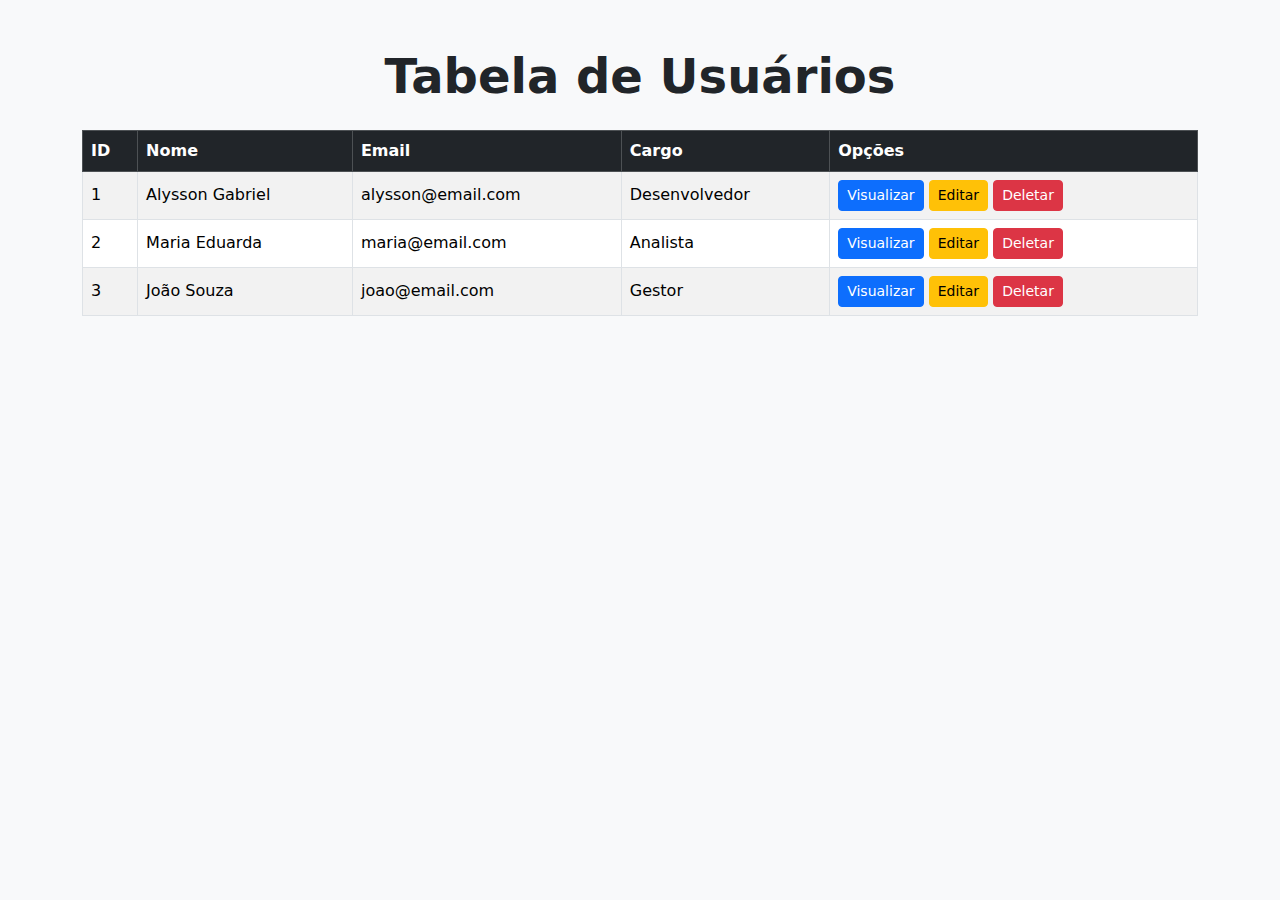
<file: aula 3 bootstrap/index.html>
<!doctype html>
<html lang="pt-BR">
  <head>
    <meta charset="UTF-8" />
    <meta name="viewport" content="width=device-width, initial-scale=1.0" />
    <title>Tabela de Usuários | Desafio 3 Bootstrap</title>

    <link
      href="https://cdn.jsdelivr.net/npm/bootstrap@5.3.2/dist/css/bootstrap.min.css"
      rel="stylesheet"
    />
  </head>
  <body class="bg-light">
    <div class="container my-5">
      <h1 class="display-5 fw-bold text-center mb-4">Tabela de Usuários</h1>

      <div class="table-responsive">
        <table
          id="userTable"
          class="table table-striped table-bordered table-hover align-middle"
        >
          <thead class="table-dark">
            <tr>
              <th scope="col">ID</th>
              <th scope="col">Nome</th>
              <th scope="col">Email</th>
              <th scope="col">Cargo</th>
              <th scope="col">Opções</th>
            </tr>
          </thead>
          <tbody>
            <tr>
              <td>1</td>
              <td>Alysson Gabriel</td>
              <td>alysson@email.com</td>
              <td>Desenvolvedor</td>
              <td>
                <button class="btn btn-sm btn-primary visualizar">
                  Visualizar
                </button>
                <button class="btn btn-sm btn-warning editar">Editar</button>
                <button class="btn btn-sm btn-danger deletar">Deletar</button>
              </td>
            </tr>
            <tr>
              <td>2</td>
              <td>Maria Eduarda</td>
              <td>maria@email.com</td>
              <td>Analista</td>
              <td>
                <button class="btn btn-sm btn-primary visualizar">
                  Visualizar
                </button>
                <button class="btn btn-sm btn-warning editar">Editar</button>
                <button class="btn btn-sm btn-danger deletar">Deletar</button>
              </td>
            </tr>
            <tr>
              <td>3</td>
              <td>João Souza</td>
              <td>joao@email.com</td>
              <td>Gestor</td>
              <td>
                <button class="btn btn-sm btn-primary visualizar">
                  Visualizar
                </button>
                <button class="btn btn-sm btn-warning editar">Editar</button>
                <button class="btn btn-sm btn-danger deletar">Deletar</button>
              </td>
            </tr>
          </tbody>
        </table>
      </div>
    </div>

    <script src="https://cdn.jsdelivr.net/npm/bootstrap@5.3.2/dist/js/bootstrap.bundle.min.js"></script>

    <script src="./assets/js/script.js"></script>
  </body>
</html>
</file>
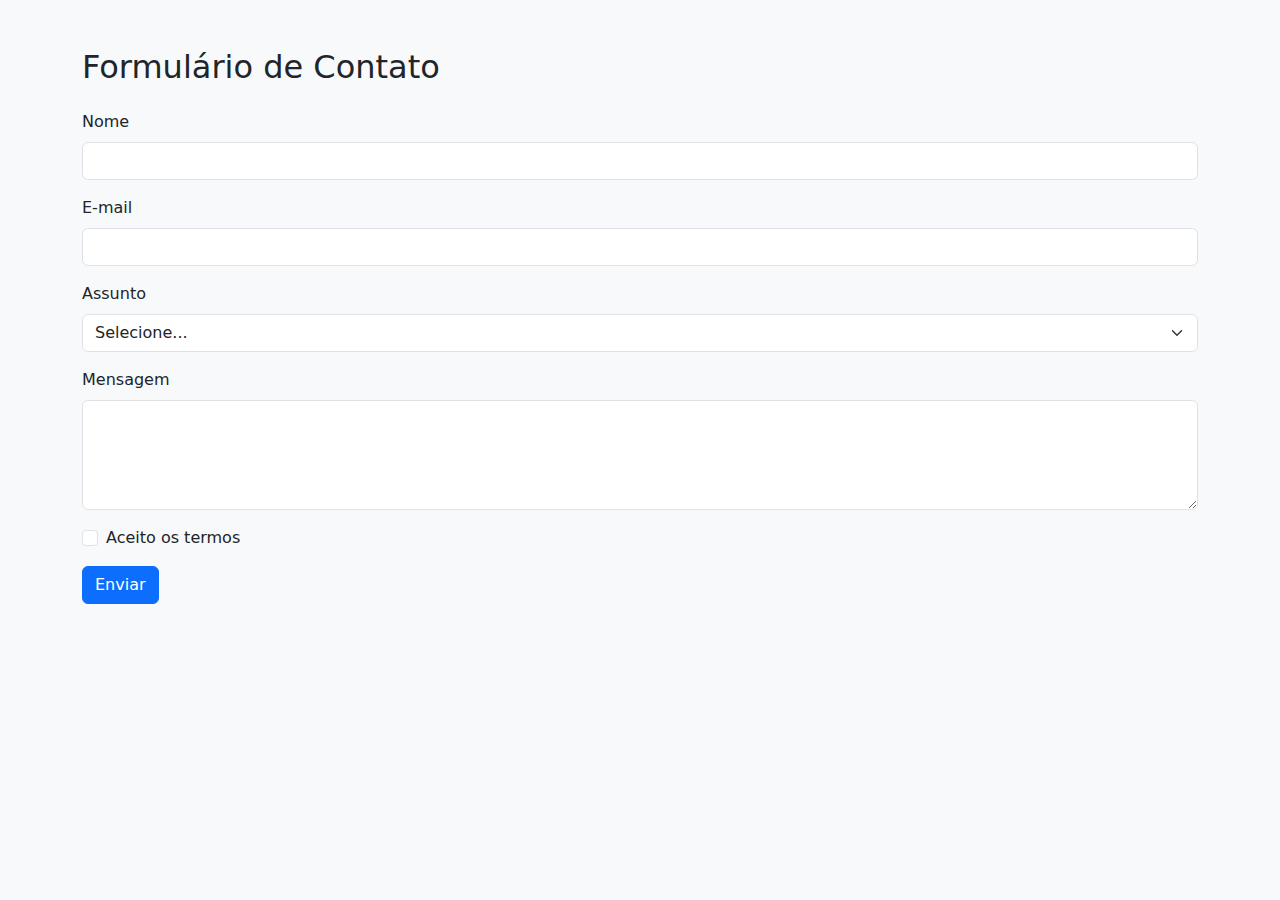
<file: aula 4 bootstrap/index.html>
<!doctype html>
<html lang="pt-br">
  <head>
    <meta charset="UTF-8" />
    <meta name="viewport" content="width=device-width, initial-scale=1" />
    <title>Formulário</title>

    <link
      href="https://cdn.jsdelivr.net/npm/bootstrap@5.3.2/dist/css/bootstrap.min.css"
      rel="stylesheet"
    />
  </head>
  <body class="bg-light">
    <div class="container mt-5">
      <h2 class="mb-4">Formulário de Contato</h2>
      <form id="contactForm" novalidate>
        <div class="mb-3 form-group">
          <label for="nome" class="form-label">Nome</label>
          <input type="text" class="form-control" id="nome" required />
          <div class="invalid-feedback">Por favor, insira seu nome.</div>
        </div>

        <div class="mb-3 form-group">
          <label for="email" class="form-label">E-mail</label>
          <input type="email" class="form-control" id="email" required />
          <div class="invalid-feedback">Digite um e-mail válido.</div>
        </div>

        <div class="mb-3 form-group">
          <label for="assunto" class="form-label">Assunto</label>
          <select class="form-select" id="assunto" required>
            <option value="">Selecione...</option>
            <option value="duvida">Dúvida</option>
            <option value="sugestao">Sugestão</option>
            <option value="reclamacao">Reclamação</option>
            <option value="outros">Outros</option>
          </select>
          <div class="invalid-feedback">Escolha um assunto.</div>
        </div>

        <div class="mb-3 form-group">
          <label for="mensagem" class="form-label">Mensagem</label>
          <textarea
            class="form-control"
            id="mensagem"
            rows="4"
            required
          ></textarea>
          <div class="invalid-feedback">Digite sua mensagem.</div>
        </div>

        <div class="mb-3 form-check">
          <input
            type="checkbox"
            class="form-check-input"
            id="aceito"
            required
          />
          <label class="form-check-label" for="aceito">Aceito os termos</label>
          <div class="invalid-feedback">Você deve aceitar os termos.</div>
        </div>

        <button type="submit" class="btn btn-primary">Enviar</button>
      </form>

      <div id="successMessage" class="alert alert-success mt-4 d-none">
        Formulário enviado com sucesso!
      </div>
    </div>

    <script src="https://cdn.jsdelivr.net/npm/bootstrap@5.3.2/dist/js/bootstrap.bundle.min.js"></script>

    <script src="./assets/js/script.js"></script>
  </body>
</html>
</file>
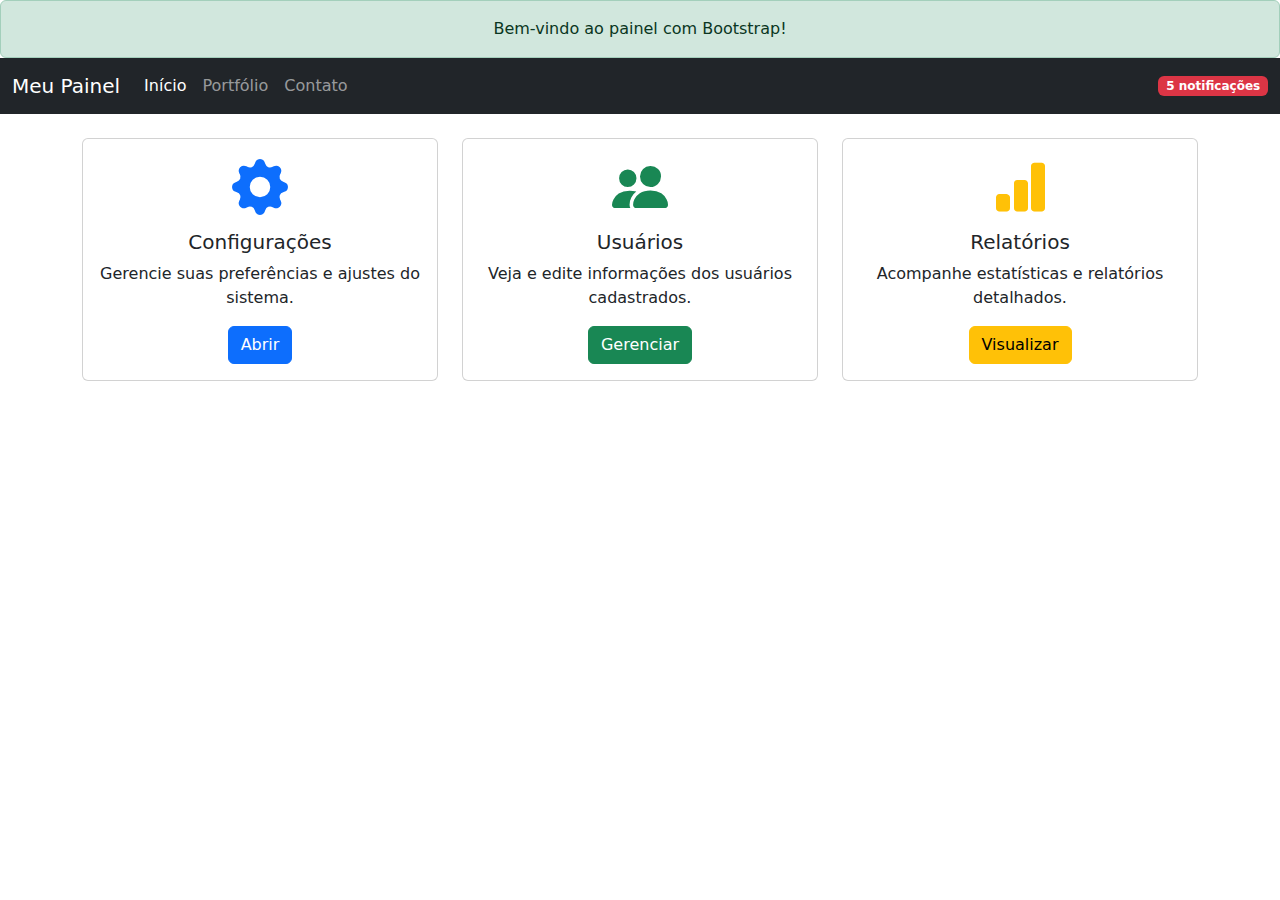
<file: aula 5 bootstrap/index.html>
<!doctype html>
<html lang="pt-br">
  <head>
    <meta charset="UTF-8" />
    <meta name="viewport" content="width=device-width, initial-scale=1" />
    <title>Desafio 5 Bootstrap</title>

    <link
      href="https://cdn.jsdelivr.net/npm/bootstrap@5.3.2/dist/css/bootstrap.min.css"
      rel="stylesheet"
    />

    <link
      href="https://cdn.jsdelivr.net/npm/bootstrap-icons@1.11.1/font/bootstrap-icons.css"
      rel="stylesheet"
    />
  </head>
  <body>
    <div class="alert alert-success text-center mb-0" role="alert">
      Bem-vindo ao painel com Bootstrap!
    </div>

    <nav class="navbar navbar-expand-lg navbar-dark bg-dark">
      <div class="container-fluid">
        <a class="navbar-brand" href="#">Meu Painel</a>
        <button
          class="navbar-toggler"
          type="button"
          data-bs-toggle="collapse"
          data-bs-target="#navbarNav"
        >
          <span class="navbar-toggler-icon"></span>
        </button>
        <div class="collapse navbar-collapse" id="navbarNav">
          <ul class="navbar-nav me-auto">
            <li class="nav-item">
              <a class="nav-link active" href="#">Início</a>
            </li>
            <li class="nav-item">
              <a class="nav-link" href="../index.html">Portfólio</a>
            </li>
            <li class="nav-item"><a class="nav-link" href="#">Contato</a></li>
          </ul>
          <span class="badge bg-danger">5 notificações</span>
        </div>
      </div>
    </nav>

    <div class="container my-4">
      <div class="row">
        <div class="col-md-4">
          <div class="card text-center">
            <div class="card-body">
              <i class="bi bi-gear-fill display-4 text-primary"></i>
              <h5 class="card-title mt-2">Configurações</h5>
              <p class="card-text">
                Gerencie suas preferências e ajustes do sistema.
              </p>
              <a href="#" class="btn btn-primary">Abrir</a>
            </div>
          </div>
        </div>

        <div class="col-md-4">
          <div class="card text-center">
            <div class="card-body">
              <i class="bi bi-people-fill display-4 text-success"></i>
              <h5 class="card-title mt-2">Usuários</h5>
              <p class="card-text">
                Veja e edite informações dos usuários cadastrados.
              </p>
              <a href="#" class="btn btn-success">Gerenciar</a>
            </div>
          </div>
        </div>

        <div class="col-md-4">
          <div class="card text-center">
            <div class="card-body">
              <i class="bi bi-bar-chart-fill display-4 text-warning"></i>
              <h5 class="card-title mt-2">Relatórios</h5>
              <p class="card-text">
                Acompanhe estatísticas e relatórios detalhados.
              </p>
              <a href="#" class="btn btn-warning">Visualizar</a>
            </div>
          </div>
        </div>
      </div>
    </div>

    <script src="./assets/js/script.js"></script>
  </body>
</html>
</file>
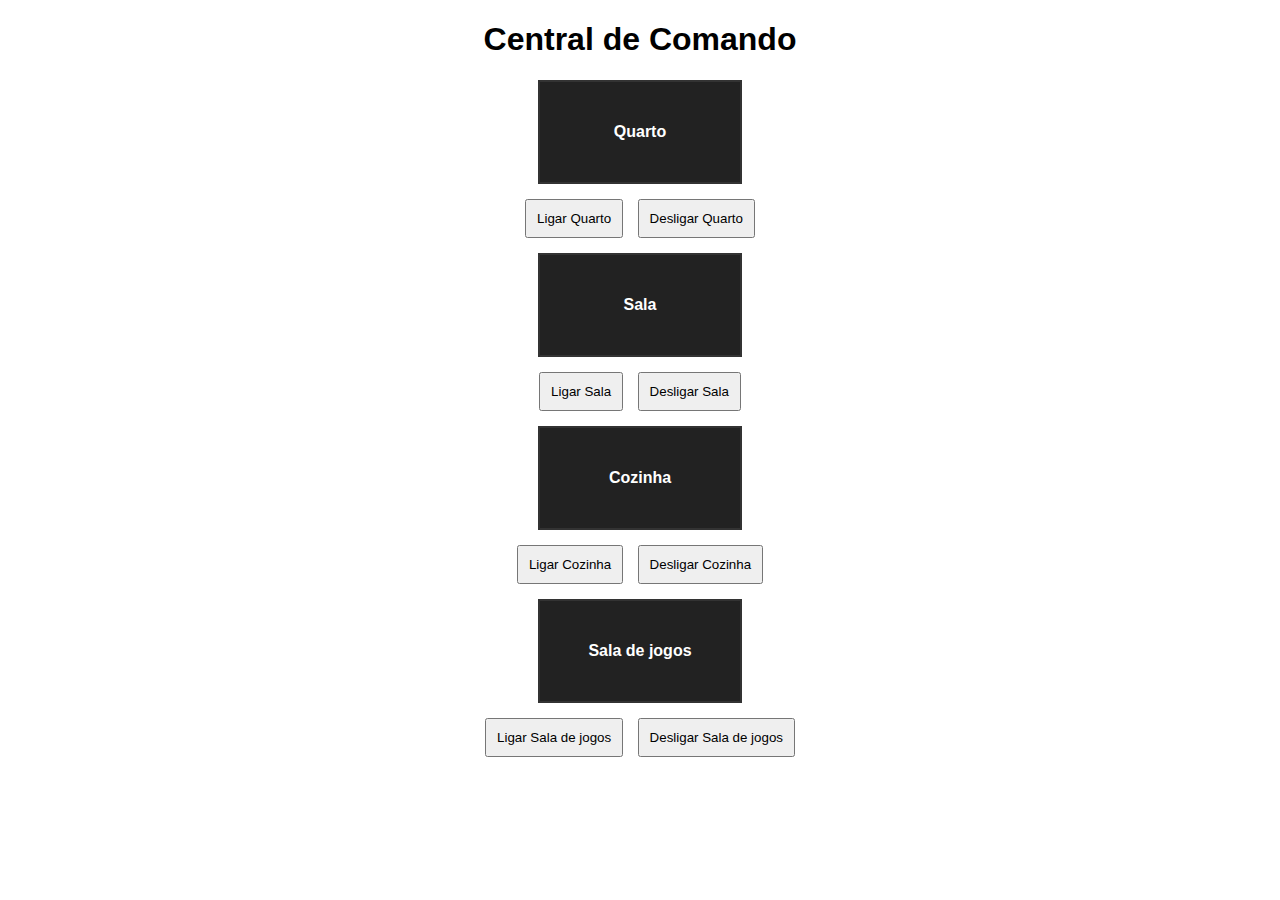
<file: automacao-luzes/index.html>
<!doctype html>
<html lang="pt-BR">
  <head>
    <meta charset="UTF-8" />
    <title>Automação de Luzes</title>
    <link rel="stylesheet" href="./assets/css/style.css" />
  </head>
  <body>
    <h1>Central de Comando</h1>

    <div class="comodo" id="quarto">Quarto</div>
    <button data-comodo="quarto" data-acao="ligar">Ligar Quarto</button>
    <button data-comodo="quarto" data-acao="desligar">Desligar Quarto</button>

    <div class="comodo" id="sala">Sala</div>
    <button data-comodo="sala" data-acao="ligar">Ligar Sala</button>
    <button data-comodo="sala" data-acao="desligar">Desligar Sala</button>

    <div class="comodo" id="cozinha">Cozinha</div>
    <button data-comodo="cozinha" data-acao="ligar">Ligar Cozinha</button>
    <button data-comodo="cozinha" data-acao="desligar">Desligar Cozinha</button>

    <div class="comodo" id="Sala de jogos">Sala de jogos</div>
    <button data-comodo="Sala de jogos" data-acao="ligar">
      Ligar Sala de jogos
    </button>
    <button data-comodo="Sala de jogos" data-acao="desligar">
      Desligar Sala de jogos
    </button>

    <p id="status"></p>

    <script src="./assets/js/automacao.js"></script>
  </body>
</html>
</file>
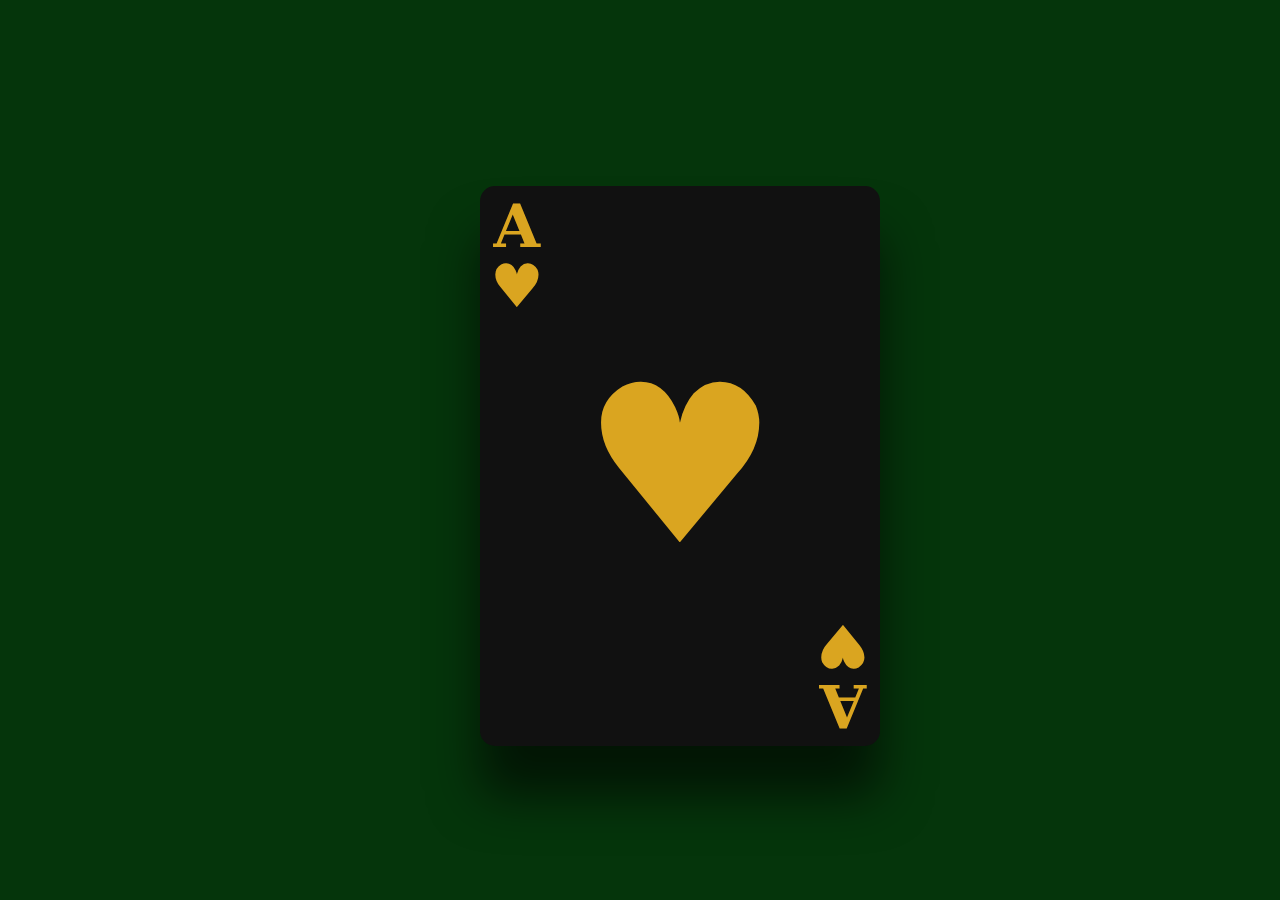
<file: baralho/index.html>
<!doctype html>
<html lang="pt-br">
  <head>
    <meta charset="UTF-8" />
    <meta name="viewport" content="width=device-width, initial-scale=1.0" />
    <title>Carta de Baralho 3D</title>
    <link rel="stylesheet" href="./assets/css/style.css" />
  </head>
  <body>
    <main>
      <section class="card-container">
        <article class="card">
          <figure class="face front golden">
            <div class="top-left">
              <span>A</span>
              <span>&hearts;</span>
            </div>

            <div class="center-suit">&hearts;</div>

            <div class="bottom-right">
              <span>A</span>
              <span>&hearts;</span>
            </div>
          </figure>
          <div class="face back">
            <img src="./assets/images/versocarta.png" alt="Verso da carta" />
          </div>
        </article>
      </section>
    </main>
  </body>
</html>
</file>
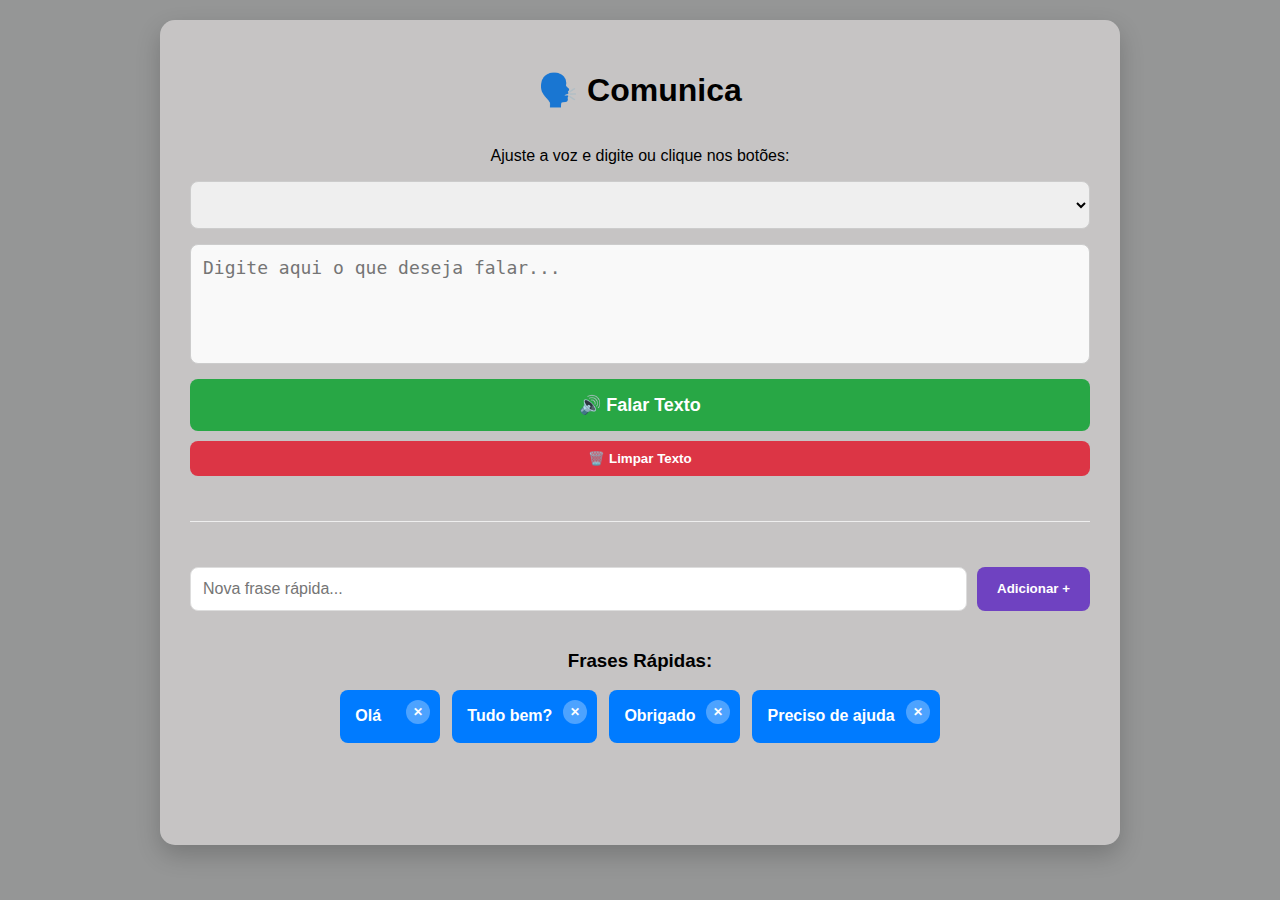
<file: Comunica/index.html>
<!doctype html>
<html lang="pt-br">
  <head>
    <meta charset="UTF-8" />
    <meta name="viewport" content="width=device-width, initial-scale=1.0" />
    <title>Comunica 💭</title>
    <link rel="stylesheet" href="./assets/css/style.css" />
  </head>
  <body>
    <div class="container">
      <h1>🗣️ Comunica</h1>
      <p>Ajuste a voz e digite ou clique nos botões:</p>

      <select id="seletorVozes">
        <option value="">Carregando vozes...</option>
      </select>

      <textarea
        id="texto"
        placeholder="Digite aqui o que deseja falar..."
      ></textarea>

      <div class="controles">
        <button id="btnFalar" class="btn-principal">🔊 Falar Texto</button>
        <button id="btnLimpar" class="btn-secundario">🗑️ Limpar Texto</button>
      </div>

      <hr />

      <div class="sessao-adicionar">
        <input type="text" id="novaFrase" placeholder="Nova frase rápida..." />
        <button id="btnSalvar">Adicionar +</button>
      </div>

      <div class="atalhos-container">
        <h3>Frases Rápidas:</h3>
        <div id="listaAtalhos" class="atalhos-grid">
          <!-- Botões gerados via JS -->
        </div>
      </div>
    </div>
    <script src="./assets/js/comunica.js"></script>
  </body>
</html>
</file>
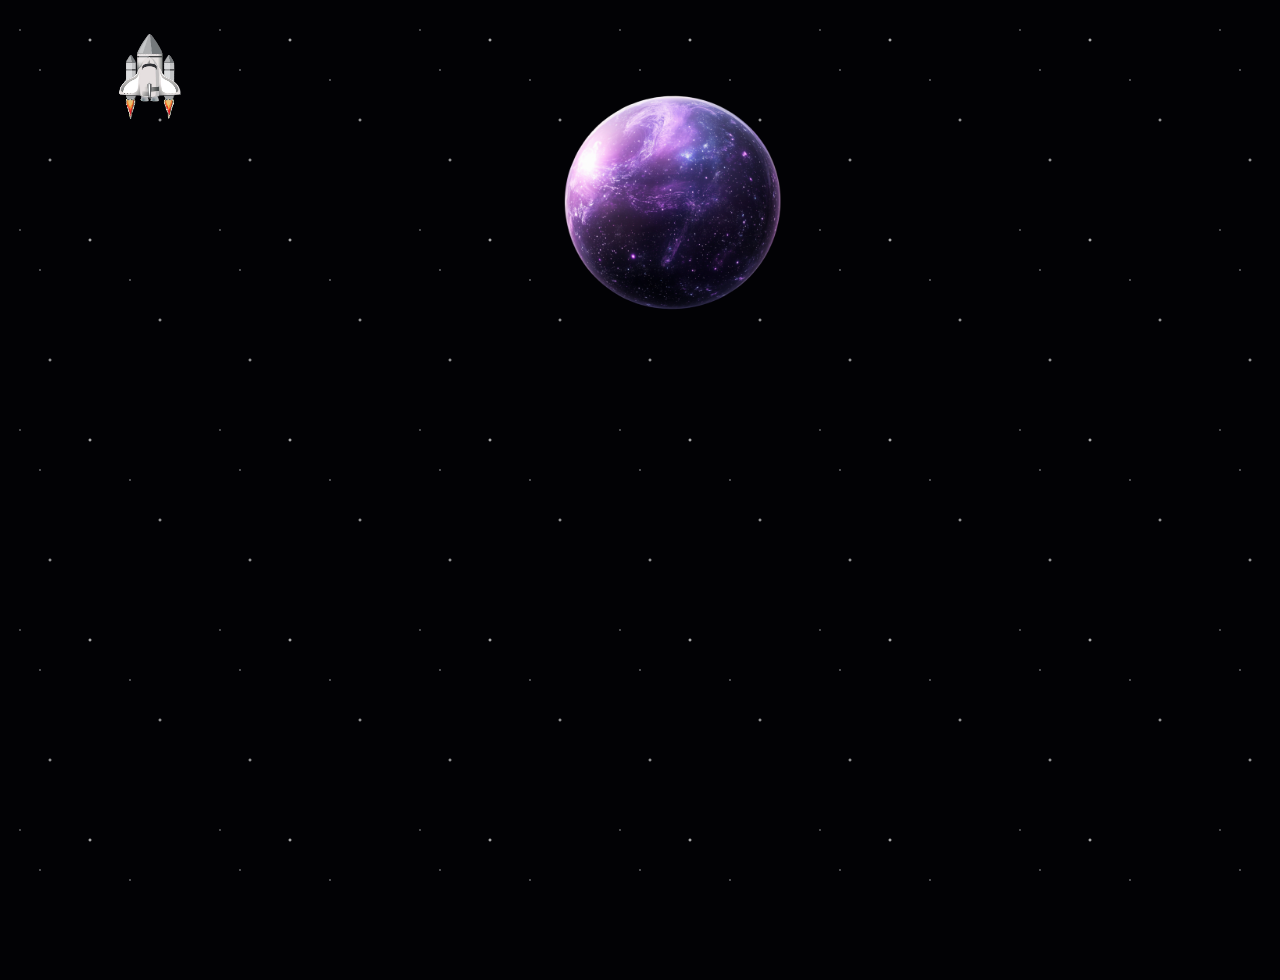
<file: game/index.html>
<!-- Ideia do projeto: desenvolver um jogo onde serão integrados os conhecimentos de
HTML, CSS e JavaScript. O objetivo do jogo é pôr em prática e testar novos
conhecimentos das linguagens e suas interações -->

<!doctype html>
<html lang="pt-br">
  <head>
    <meta charset="UTF-8" />
    <meta name="viewport" content="width=device-width, initial-scale=1.0" />
    <title>Game Space</title>

    <link rel="stylesheet" href="./assets/css/style.css" />
  </head>
  <body>
    <div id="game-container">
      <canvas id="gameCanvas"></canvas>
      <div id="ui">
        <h1>Missão 1</h1>
        <p></p>
      </div>
    </div>

    <script src="./assets/js/game.js"></script>
  </body>
</html>
</file>
<file: automacao-luzes/assets/css/style.css>
body {
  font-family: Arial, sans-serif;
  text-align: center;
  margin: 20px;
}

.comodo {
  width: 200px;
  height: 100px;
  margin: 10px auto;
  border: 2px solid #333;
  display: flex;
  align-items: center;
  justify-content: center;
  background-color: #222;
  color: white;
  font-weight: bold;
}

button {
  margin: 5px;
  padding: 10px;
  cursor: pointer;
}

#status {
  margin-top: 20px;
  font-size: 18px;
  font-weight: bold;
}
</file>
<file: baralho/assets/css/style.css>
body {
  margin: 0;
  height: 100vh;
  display: grid;
  place-items: center;
  background-color: #05350b;
  font-family: "serif";
}

.card-container {
  width: 60vmin;
  height: 84vmin;
  perspective: 1500px;
  max-width: 400px;
  max-height: 560px;
}

.card {
  width: 100%;
  height: 100%;
  position: relative;
  transition: transform 0.6s cubic-bezier(0.4, 0, 0.2, 1);
  transform-style: preserve-3d;
  cursor: pointer;
}

.card-container:hover .card {
  transform: rotateY(180deg);
}

.face {
  position: absolute;
  width: 100%;
  height: 100%;
  backface-visibility: hidden;
  border-radius: 15px;
  box-shadow: 0 50px 50px rgba(0, 0, 0, 0.6);
}
.front {
  background-color: rgb(17, 17, 17);
  display: flex;
  flex-direction: column;
  justify-content: center;
  align-items: center;
  padding: 25px;
  box-sizing: border-box;
}

.front.golden {
  color: #daa520;
}
.top-left,
.bottom-right {
  position: absolute;
  display: flex;
  flex-direction: column;
  align-items: center;
  font-size: clamp(24px, 8vmin, 60px);
  font-weight: bold;
  line-height: 1;
}

.top-left {
  top: 10px;
  left: 10px;
}
.bottom-right {
  bottom: 10px;
  right: 10px;
  transform: rotate(180deg);
}
.center-suit {
  font-size: clamp(80px, 30vmin, 220px);
}

.back {
  background-color: #fff;
  transform: rotateY(180deg);
  display: flex;
  align-items: center;
  justify-content: center;
  overflow: hidden;
}

.back img {
  width: 100%;
  height: 100%;
  object-fit: cover;
}
</file>
<file: Comunica/assets/css/style.css>
body {
  font-family: "Segoe UI", Tahoma, Geneva, Verdana, sans-serif;
  background-color: #959696;
  display: flex;
  justify-content: center;
  align-items: flex-start;
  min-height: 100vh;
  margin: 0;
  padding: 20px;
  box-sizing: border-box;
}

.container {
  background: rgba(224, 221, 221, 0.651);
  padding: 30px;
  border-radius: 15px;
  box-shadow: 0 10px 25px rgba(0, 0, 0, 0.2);
  max-width: 900px;
  width: 100%;
  min-height: 85vh;
  text-align: center;
  display: flex;
  flex-direction: column;
}

select,
textarea {
  width: 100%;
  margin-bottom: 15px;
  padding: 12px;
  border-radius: 8px;
  border: 1px solid #ccc;
  font-size: 18px;
  box-sizing: border-box;
}

textarea {
  height: 120px;
  resize: none;
  background-color: #f9f9f9;
}

.controles {
  display: flex;
  flex-direction: column;
  gap: 10px;
  margin-bottom: 20px;
}

button {
  cursor: pointer;
  border: none;
  border-radius: 8px;
  font-weight: bold;
  transition: all 0.2s;
}

.btn-principal {
  background-color: #28a745;
  color: white;
  padding: 15px;
  font-size: 18px;
}
.btn-secundario {
  background-color: #dc3545;
  color: white;
  padding: 10px;
}

.sessao-adicionar {
  display: flex;
  gap: 10px;
  margin: 20px 0;
}

.sessao-adicionar input {
  flex: 1;
  padding: 12px;
  border-radius: 8px;
  border: 1px solid #ddd;
  font-size: 16px;
}

#btnSalvar {
  background-color: #6f42c1;
  color: white;
  padding: 0 20px;
}

/* --- GRID DE ATALHOS (ADAPTÁVEL PARA TEXTOS GRANDES) --- */
.atalhos-grid {
  display: flex !important;
  flex-wrap: wrap !important;
  gap: 12px !important;
  justify-content: center !important;
  margin-top: 15px !important;
  width: 100% !important;
}

.btn-frase-wrapper {
  position: relative !important;
  display: inline-flex !important;
  width: auto !important;
  max-width: 100% !important;
}

.btn-fala {
  display: block !important; /* Permite que o botão cresça para baixo */
  width: auto !important;
  min-width: 100px !important;
  max-width: 350px !important; /* Largura máxima antes de quebrar linha */

  background-color: #007bff !important;
  color: white !important;
  padding: 15px 45px 15px 15px !important;

  /* Configuração para Texto Grande */
  white-space: normal !important; /* PERMITE QUEBRA DE LINHA */
  word-wrap: break-word !important; /* Quebra palavras longas */
  line-height: 1.4 !important; /* Espaçamento entre linhas */
  text-align: left !important;
  font-size: 16px !important;
  height: auto !important; /* Altura automática baseada no texto */
  border-radius: 8px !important;
}

.btn-excluir {
  position: absolute !important;
  right: 10px !important;
  top: 10px !important;
  background-color: rgba(255, 255, 255, 0.3) !important;
  color: white !important;
  width: 24px !important;
  height: 24px !important;
  border-radius: 50% !important;
  display: flex !important;
  align-items: center !important;
  justify-content: center !important;
  font-size: 12px !important;
  padding: 0 !important;
  z-index: 5;
}

/* --- INTERAÇÕES --- */
.btn-fala:hover {
  background-color: #0056b3 !important;
  transform: translateY(-2px);
  box-shadow: 0 4px 8px rgba(0, 123, 255, 0.3);
}

.btn-excluir:hover {
  background-color: #ff4757 !important;
}

.btn-reset {
  margin-top: 40px;
  background-color: transparent;
  color: #dc3545;
  font-size: 14px;
  text-decoration: underline;
  align-self: center;
}

button:active {
  transform: scale(0.95);
}
hr {
  border: 0;
  border-top: 1px solid #eee;
  margin: 25px 0;
}
</file>
<file: game/assets/css/style.css>
body,
html {
  margin: 0;
  padding: 0;
  width: 100%;
  height: 100%;
  overflow: hidden;
  background-color: #020205;
}
body {
  background-image:
    radial-gradient(1px 1px at 20px 30px, #eee, rgba(0, 0, 0, 0)),
    radial-gradient(1px 1px at 40px 70px, #fff, rgba(0, 0, 0, 0)),
    radial-gradient(2px 2px at 50px 160px, #ddd, rgba(0, 0, 0, 0)),
    radial-gradient(2px 2px at 90px 40px, #fff, rgba(0, 0, 0, 0)),
    radial-gradient(1px 1px at 130px 80px, #fff, rgba(0, 0, 0, 0)),
    radial-gradient(2px 2px at 160px 120px, #ddd, rgba(0, 0, 0, 0));

  background-repeat: repeat;
  background-size: 200px 200px; /* a teg background-repeat esta fazendo com que o background-size seja repedido ate preencher toda a tela do navegador. */
}

@keyframes twinkle {
  /*teg keyframes utilizada para realizar animações, sendo o from o inicio e o to o final */
  from {
    opacity: 0.8;
  }
  to {
    opacity: 1;
  }
}
body::before {
  content: "";
  position: absolute;
  width: 100%;
  height: 100%;
  background: inherit;
  animation: twinkle 2s infinite alternate;
}

canvas {
  display: block;
  position: relative;
  z-index: 10; /* Garante que o canvas fique acima do fundo */
}
</file>
